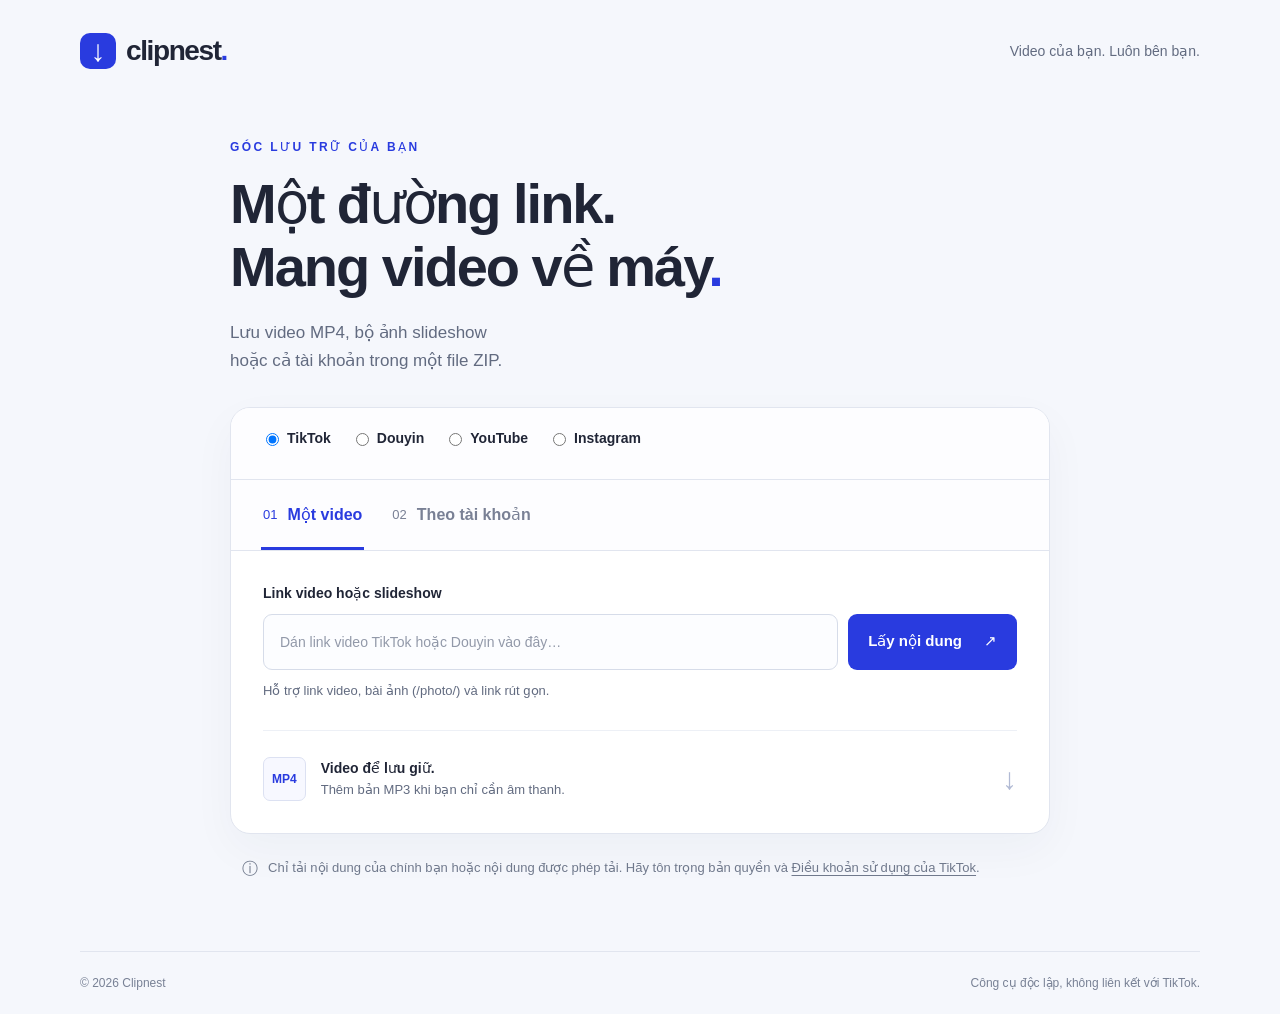
<file: index.html>
<!doctype html>
<html lang="vi">
<head>
  <meta charset="utf-8"><meta name="viewport" content="width=device-width, initial-scale=1">
  <meta name="description" content="Tải video TikTok của bạn thành MP4, MP3 hoặc bộ sưu tập ZIP.">
  <meta name="referrer" content="no-referrer">
  <title>Clipnest — Lưu những video của bạn</title>
  <link rel="icon" type="image/svg+xml" href="data:image/svg+xml,%3Csvg xmlns='http://www.w3.org/2000/svg' viewBox='0 0 32 32'%3E%3Crect width='32' height='32' rx='9' fill='%232435e8'/%3E%3Cpath d='M16 7v13m-5-5 5 5 5-5M8 23v3h16v-3' fill='none' stroke='white' stroke-width='2.5'/%3E%3C/svg%3E">
  <link rel="stylesheet" href="style.css"><script src="config.js" defer></script><script src="app.js?v=0.3.0" defer></script>
  <!-- [YOUTUBE] -->
  <script src="youtube.js?v=20261004" defer></script>
  <!-- [INSTAGRAM] -->
  <script src="instagram.js?v=20261004" defer></script></head>
<body>
  <header class="topbar"><a class="brand" href="./" aria-label="Clipnest trang chủ"><span class="brand-mark">↓</span>clipnest<span class="brand-period">.</span></a><span class="header-note">Video của bạn. Luôn bên bạn.</span></header>
  <main>
    <section class="intro"><p class="eyebrow">GÓC LƯU TRỮ CỦA BẠN</p><h1>Một đường link.<br>Mang video về máy<span>.</span></h1><p class="intro-description">Lưu video MP4, bộ ảnh slideshow<br class="desktop-break"> hoặc cả tài khoản trong một file ZIP.</p></section>
    <section class="workspace" aria-label="Công cụ tải video">
      <!-- [DOUYIN] -->
      <div class="platform-toggle" style="padding: 20px 30px; border-bottom: 1px solid var(--border); display: flex; gap: 20px; background: #fdfdff;">
        <label style="font-weight: 700; cursor: pointer; display: flex; align-items: center; gap: 5px;"><input type="radio" name="platform" value="tiktok" checked> TikTok</label>
        <label style="font-weight: 700; cursor: pointer; display: flex; align-items: center; gap: 5px;"><input type="radio" name="platform" value="douyin"> Douyin</label>
        <!-- [YOUTUBE] -->
        <label style="font-weight: 700; cursor: pointer; display: flex; align-items: center; gap: 5px;"><input type="radio" name="platform" value="youtube"> YouTube</label>
        <!-- [INSTAGRAM] -->
        <label style="font-weight: 700; cursor: pointer; display: flex; align-items: center; gap: 5px;"><input type="radio" name="platform" value="instagram"> Instagram</label>
      </div>
      <div id="td-workspace">
      <div class="tabs" role="tablist" aria-label="Chế độ tải">
        <button id="tab-video" class="tab active" role="tab" aria-selected="true" aria-controls="panel-video">01 <span>Một video</span></button>
        <button id="tab-user" class="tab" role="tab" aria-selected="false" aria-controls="panel-user" tabindex="-1">02 <span>Theo tài khoản</span></button>
      </div>
      <div id="panel-video" class="panel" role="tabpanel" aria-labelledby="tab-video">
        <form id="video-form"><label for="video-url">Link video hoặc slideshow</label><div class="input-row"><input id="video-url" name="url" type="text" placeholder="Dán link video TikTok hoặc Douyin vào đây…" required maxlength="2048" autocomplete="off"><button class="primary" id="info-button" type="submit">Lấy nội dung <span aria-hidden="true">↗</span></button></div><p class="hint">Hỗ trợ link video, bài ảnh (/photo/) và link rút gọn.</p></form>
        <div id="video-message" class="message" role="status" aria-live="polite" hidden></div>
        <article id="video-result" class="result" hidden><img id="thumbnail" alt="Ảnh thu nhỏ của video" referrerpolicy="no-referrer"><div class="result-content"><span class="mini-label">NỘI DUNG CỦA BẠN</span><h2 id="video-title"></h2><p id="video-meta"></p><div class="download-actions"><button id="download-video" class="primary">Tải MP4 <span aria-hidden="true">↓</span></button><button id="download-images" class="primary" hidden>Tải bộ ảnh · ZIP ↓</button><button id="download-audio" class="secondary">Chỉ âm thanh · MP3</button></div></div></article>
        <div class="format-note"><span class="file-tag">MP4</span><p>Video để lưu giữ.<br><span>Thêm bản MP3 khi bạn chỉ cần âm thanh.</span></p><span class="line-icon" aria-hidden="true">↓</span></div>
      </div>
      <div id="panel-user" class="panel" role="tabpanel" aria-labelledby="tab-user" hidden>
        <form id="user-form"><div class="user-fields"><div><label for="username">Username, userId hoặc link tài khoản</label><input id="username" type="text" placeholder="@username, link hồ sơ, hoặc sec_uid" required maxlength="2048" autocomplete="off"></div><div><label for="limit">Số bài tối đa</label><input id="limit" type="number" min="1" step="1" value="20" required></div></div><p class="hint">Nhập số bài công khai muốn tải. Video thành MP4, slideshow thành thư mục ảnh, không kèm nhạc.</p><button id="start-button" class="primary" type="submit">Tạo file ZIP <span aria-hidden="true">↓</span></button></form>
        <div id="user-message" class="message" role="status" aria-live="polite" hidden></div>
        <section id="job-progress" class="job-card" hidden aria-label="Tiến trình tải"><div class="job-heading"><strong id="job-label">Đang chờ lượt…</strong><span id="job-count">0 / 0</span></div><progress id="progress" value="0" max="1">0%</progress><p id="job-detail" class="hint"></p><button id="download-zip" class="primary" hidden>Tải file ZIP <span aria-hidden="true">↓</span></button></section>
        <div class="format-note"><span class="file-tag">ZIP</span><p>Cả bộ sưu tập, một lần tải.<br><span>File sẵn sàng trong 15 phút sau khi hoàn tất.</span></p><span class="line-icon" aria-hidden="true">↓</span></div>
      </div>
      </div>
      <!-- [YOUTUBE] -->
      <div id="yt-workspace" style="display: none;">
        <div class="tabs yt-tabs" role="tablist" aria-label="Chế độ tải YouTube">
          <button id="yt-tab-video" class="tab active" role="tab" aria-selected="true" aria-controls="yt-panel-video">01 <span>Dán link</span></button>
          <button id="yt-tab-playlist" class="tab" role="tab" aria-selected="false" aria-controls="yt-panel-playlist" tabindex="-1">02 <span>Playlist / Kênh</span></button>
        </div>

        <div id="yt-panel-video" class="panel" role="tabpanel" aria-labelledby="yt-tab-video">
          <form id="yt-video-form">
            <label for="yt-video-url">Link video YouTube</label>
            <div class="input-row">
              <input id="yt-video-url" type="text" placeholder="Dán link video YouTube vào đây…" required maxlength="2048" autocomplete="off">
              <button class="primary" id="yt-info-button" type="submit">Lấy thông tin <span aria-hidden="true">↗</span></button>
            </div>
          </form>
          <div id="yt-video-message" class="message" role="status" aria-live="polite" hidden></div>
          <article id="yt-video-result" class="result" hidden>
            <img id="yt-thumbnail" alt="Ảnh thu nhỏ của video" referrerpolicy="no-referrer">
            <div class="result-content">
              <span class="mini-label">NỘI DUNG CỦA BẠN</span>
              <h2 id="yt-video-title"></h2>
              <p id="yt-video-meta"></p>

              <div style="margin-bottom: 15px;">
                 <label for="yt-quality-select" style="font-size: 13px; margin-bottom: 5px;">Chất lượng:</label>
                 <select id="yt-quality-select" class="yt-select">
                 </select>
              </div>

              <div class="download-actions">
                <button id="yt-download-button" class="primary">Tải xuống <span aria-hidden="true">↓</span></button>
              </div>
            </div>
          </article>
        </div>

        <div id="yt-panel-playlist" class="panel" role="tabpanel" aria-labelledby="yt-tab-playlist" hidden>
          <form id="yt-playlist-form">
            <div class="user-fields">
              <div>
                <label for="yt-playlist-url">Link Playlist hoặc Kênh</label>
                <input id="yt-playlist-url" type="text" placeholder="https://www.youtube.com/playlist?list=..." required maxlength="2048" autocomplete="off">
              </div>
              <div>
                <label for="yt-limit">Số video tối đa</label>
                <input id="yt-limit" type="number" min="1" max="30" step="1" value="5" required>
              </div>
            </div>
            <div style="margin-top: 15px;">
                <label for="yt-batch-quality" style="font-size: 13px; margin-bottom: 5px;">Chất lượng chung:</label>
                <select id="yt-batch-quality" class="yt-select">
                  <option value="1080p">1080p</option>
                  <option value="720p" selected>720p</option>
                  <option value="480p">480p</option>
                  <option value="360p">360p</option>
                  <option value="mp3">Âm thanh (MP3)</option>
                </select>
            </div>
            <button id="yt-start-button" class="primary" style="margin-top: 23px;" type="submit">Tải hàng loạt <span aria-hidden="true">↓</span></button>
          </form>
          <div id="yt-playlist-message" class="message" role="status" aria-live="polite" hidden></div>
          <section id="yt-job-progress" class="job-card" hidden aria-label="Tiến trình tải">
            <div class="job-heading">
              <strong id="yt-job-label">Đang chờ lượt…</strong>
              <span id="yt-job-count">0 / 0</span>
            </div>
            <progress id="yt-progress" value="0" max="1">0%</progress>
            <p id="yt-job-detail" class="hint"></p>
            <button id="yt-download-zip" class="primary" hidden>Tải file ZIP <span aria-hidden="true">↓</span></button>
          </section>
        </div>
      </div>
      <!-- [INSTAGRAM] -->
      <div id="ig-workspace" style="display: none;">
        <div class="tabs ig-tabs" role="tablist" aria-label="Chế độ tải Instagram">
          <button id="ig-tab-video" class="tab active" role="tab" aria-selected="true" aria-controls="ig-panel-video">01 <span>Dán link</span></button>
          <button id="ig-tab-playlist" class="tab" role="tab" aria-selected="false" aria-controls="ig-panel-playlist" tabindex="-1">02 <span>Cá nhân / Kênh</span></button>
        </div>

        <div id="ig-panel-video" class="panel" role="tabpanel" aria-labelledby="ig-tab-video">
          <form id="ig-video-form">
            <label for="ig-video-url">Link bài viết (Post/Reel) Instagram</label>
            <div class="input-row">
              <input id="ig-video-url" type="text" placeholder="Dán link Instagram vào đây…" required maxlength="2048" autocomplete="off">
              <button class="primary" id="ig-info-button" type="submit">Lấy thông tin <span aria-hidden="true">↗</span></button>
            </div>
          </form>
          <div id="ig-video-message" class="message" role="status" aria-live="polite" hidden></div>
          <article id="ig-video-result" class="result" hidden>
            <img id="ig-thumbnail" alt="Ảnh thu nhỏ của bài viết" referrerpolicy="no-referrer">
            <div class="result-content">
              <span class="mini-label">NỘI DUNG CỦA BẠN</span>
              <h2 id="ig-video-title"></h2>
              <p id="ig-video-meta"></p>

              <div style="margin-bottom: 15px;">
                 <label for="ig-quality-select" style="font-size: 13px; margin-bottom: 5px;">Định dạng:</label>
                 <select id="ig-quality-select" class="yt-select">
                 </select>
              </div>

              <div class="download-actions">
                <button id="ig-download-button" class="primary">Tải xuống <span aria-hidden="true">↓</span></button>
              </div>
            </div>
          </article>
        </div>

        <div id="ig-panel-playlist" class="panel" role="tabpanel" aria-labelledby="ig-tab-playlist" hidden>
          <form id="ig-playlist-form">
            <div class="user-fields">
              <div>
                <label for="ig-playlist-url">Link Cá nhân hoặc Kênh IG</label>
                <input id="ig-playlist-url" type="text" placeholder="https://www.instagram.com/tentaikhoan..." required maxlength="2048" autocomplete="off">
              </div>
              <div>
                <label for="ig-limit">Số bài tối đa</label>
                <input id="ig-limit" type="number" min="1" max="30" step="1" value="5" required>
              </div>
            </div>
            <div style="margin-top: 15px;">
                <label for="ig-batch-quality" style="font-size: 13px; margin-bottom: 5px;">Định dạng chung:</label>
                <select id="ig-batch-quality" class="yt-select">
                  <option value="mp4" selected>Video/Ảnh (MP4/JPG)</option>
                  <option value="mp3">Âm thanh (MP3)</option>
                </select>
            </div>
            <button id="ig-start-button" class="primary" style="margin-top: 23px;" type="submit">Tải hàng loạt <span aria-hidden="true">↓</span></button>
          </form>
          <div id="ig-playlist-message" class="message" role="status" aria-live="polite" hidden></div>
          <section id="ig-job-progress" class="job-card" hidden aria-label="Tiến trình tải">
            <div class="job-heading">
              <strong id="ig-job-label">Đang chờ lượt…</strong>
              <span id="ig-job-count">0 / 0</span>
            </div>
            <progress id="ig-progress" value="0" max="1">0%</progress>
            <p id="ig-job-detail" class="hint"></p>
            <button id="ig-download-zip" class="primary" hidden>Tải file ZIP <span aria-hidden="true">↓</span></button>
          </section>
        </div>
      </div>
    </section>
    <aside class="permission-note"><span aria-hidden="true">ⓘ</span><p id="permission-text">Chỉ tải nội dung của chính bạn hoặc nội dung được phép tải. Hãy tôn trọng bản quyền và <a href="https://www.tiktok.com/legal/page/row/terms-of-service/vi" target="_blank" rel="noopener noreferrer">Điều khoản sử dụng của TikTok</a>.</p></aside>
  </main>
  <footer><span>© <span id="year">2026</span> Clipnest</span><span>Công cụ độc lập, không liên kết với TikTok.</span></footer>
</body></html>
</file>
<file: style.css>
:root{font-family:Inter,-apple-system,BlinkMacSystemFont,"Segoe UI",sans-serif;color:#202536;background:#f5f7fc;font-synthesis:none;line-height:1.5;--blue:#293bdf;--muted:#626b80;--border:#e1e5ef}*{box-sizing:border-box}body{margin:0}button,input,select{font:inherit}button,a,input,select{-webkit-tap-highlight-color:transparent}button{cursor:pointer}button:disabled{cursor:wait;opacity:.6}button:focus-visible,a:focus-visible,input:focus-visible,select:focus-visible{outline:3px solid #91a0ff;outline-offset:4px}[hidden]{display:none!important}.topbar{max-width:1184px;margin:auto;padding:30px 32px;display:flex;justify-content:space-between;align-items:center}.brand{text-decoration:none;color:#202536;font-size:28px;letter-spacing:-1.4px;font-weight:800;display:flex;align-items:center}.brand-mark{background:var(--blue);color:white;border-radius:10px;width:36px;height:36px;margin-right:10px;display:grid;place-items:center;font-size:30px;line-height:1;letter-spacing:0}.brand-period{color:var(--blue)}.header-note{font-size:14px;color:var(--muted)}main{width:min(820px,calc(100% - 40px));margin:36px auto 70px}.intro{margin-bottom:32px}.eyebrow{font-size:12px;letter-spacing:2.4px;font-weight:700;color:var(--blue);margin:0 0 16px}h1{font-size:clamp(34px,5.5vw,56px);font-weight:750;line-height:1.13;letter-spacing:-2px;margin:0 0 20px}h1>span{color:var(--blue)}.intro-description{color:var(--muted);margin:0;font-size:17px;line-height:1.65}.workspace{background:white;border:1px solid var(--border);border-radius:20px;box-shadow:0 16px 45px #1d28500a;overflow:hidden}.tabs{display:flex;border-bottom:1px solid var(--border);padding:0 30px;gap:26px;background:#fdfdff}.tab{border:0;background:transparent;padding:23px 2px 20px;border-bottom:3px solid transparent;color:#798095;font-size:13px;display:flex;gap:10px;align-items:center}.tab span{font-weight:650;font-size:16px}.tab.active{color:var(--blue);border-bottom-color:var(--blue)}.panel{padding:32px}label{display:block;font-weight:650;font-size:14px;margin-bottom:10px}input,select{border:1px solid #d6dce9;border-radius:9px;background:#fcfdff;padding:15px 16px;width:100%;min-width:0;color:#202536;font-size:16px}input::placeholder{color:#9299a9;font-size:14px}.input-row{display:flex;gap:10px}.input-row input{flex:1}.primary,.secondary{border:1px solid transparent;border-radius:9px;padding:13px 19px;font-weight:650;white-space:nowrap;font-size:15px;display:inline-flex;justify-content:center;align-items:center;gap:22px;min-height:49px}.primary{background:var(--blue);color:#fff}.primary:hover:not(:disabled){background:#1c2cc0}.secondary{background:white;color:#3f485d;border-color:#d6dce9}.secondary:hover:not(:disabled){background:#f5f7fc}.hint{color:var(--muted);font-size:13px;margin:11px 0 0}.format-note{margin-top:30px;padding-top:25px;border-top:1px solid #edf0f6;display:flex;align-items:center;gap:15px}.file-tag{border:1px solid #dce1f2;color:var(--blue);border-radius:7px;padding:12px 8px;font-size:12px;font-weight:750;background:#f7f8ff}.format-note p{font-size:14px;margin:0;font-weight:600}.format-note p span{font-size:13px;font-weight:400;color:var(--muted)}.line-icon{margin-left:auto;font-size:30px;color:#b1bad4}.permission-note{display:flex;gap:10px;align-items:flex-start;margin:23px 12px 0;color:#70798c}.permission-note p{font-size:13px;margin:0;line-height:1.7}.permission-note a{color:inherit;text-underline-offset:3px}.permission-note>span{line-height:1.5}footer{max-width:1120px;border-top:1px solid var(--border);padding:22px 0;margin:0 auto;display:flex;justify-content:space-between;font-size:12px;color:#788195}.message{margin-top:20px;background:#eef2ff;border:1px solid #dbe2ff;border-radius:9px;padding:13px 16px;font-size:14px;overflow-wrap:anywhere}.message.error{background:#fff1f2;border-color:#ffd5db;color:#a42a3d}.result{display:flex;gap:22px;padding-top:24px;margin-top:22px;border-top:1px solid var(--border)}.result img{width:105px;height:145px;object-fit:cover;border-radius:9px;background:#f0f2f8}.result-content{min-width:0;flex:1}.result h2{font-size:18px;line-height:1.4;margin:6px 0;overflow-wrap:anywhere}.result p{font-size:13px;color:var(--muted);margin:8px 0 15px}.mini-label{font-size:11px;letter-spacing:1.5px;color:var(--blue);font-weight:700}.download-actions{display:flex;gap:9px;flex-wrap:wrap}.user-fields{display:grid;grid-template-columns:1fr 150px;gap:16px}#start-button{margin-top:23px}.job-card{margin-top:22px;border:1px solid var(--border);border-radius:11px;padding:20px;background:#fafbff}.job-heading{display:flex;justify-content:space-between;gap:15px;font-size:14px}#job-count{white-space:nowrap;color:var(--blue)}progress{width:100%;height:8px;border:0;border-radius:9px;display:block;margin-top:20px;overflow:hidden;background:#e2e7f7}progress::-webkit-progress-bar{background:#e2e7f7}progress::-webkit-progress-value{background:var(--blue);border-radius:9px}progress::-moz-progress-bar{background:var(--blue)}#download-zip{margin-top:18px}.yt-select{border: 1px solid #d6dce9; border-radius: 9px; padding: 10px; font-size: 14px; background-color: #fcfdff; width: 100%;}@media(max-width:600px){.topbar{padding:22px}.header-note{display:none}main{margin:22px auto 44px;width:calc(100% - 32px)}h1{letter-spacing:-1px}.intro-description{font-size:15px}.desktop-break{display:none}.tabs{padding:0 20px;gap:22px}.tab{gap:7px}.tab span{font-size:14px}.panel{padding:24px 20px}.input-row{flex-direction:column}.input-row .primary{width:100%}.user-fields{grid-template-columns:1fr}.user-fields>div:last-child{max-width:180px}.format-note p span{font-size:12px}.result{gap:14px}.result img{width:70px;height:100px}.result h2{font-size:16px}.download-actions{flex-direction:column}.download-actions button{width:100%;white-space:normal}.permission-note{margin-inline:4px}footer{margin:0 20px;gap:14px;flex-direction:column;padding:20px 0}.job-heading{flex-wrap:wrap}}
</file>
